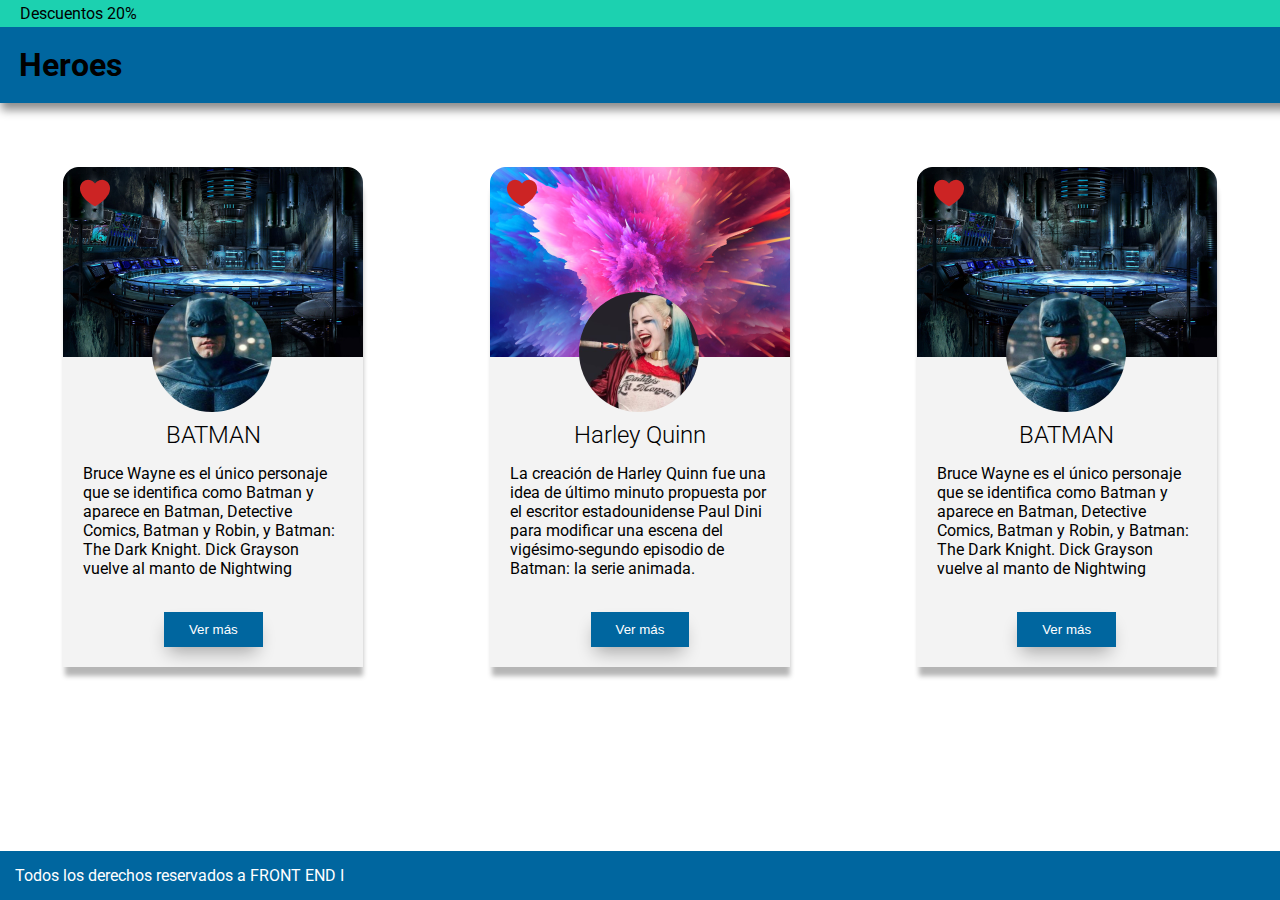
<file: Clase 10/Página heroes/index.html>
<!DOCTYPE html>
<html lang="en">
  <head>
    <meta charset="UTF-8" />
    <meta http-equiv="X-UA-Compatible" content="IE=edge" />
    <meta name="viewport" content="width=device-width, initial-scale=1.0" />
    <link rel="preconnect" href="https://fonts.googleapis.com" />
    <link rel="preconnect" href="https://fonts.gstatic.com" crossorigin />
    <link
      href="https://fonts.googleapis.com/css2?family=Roboto&display=swap"
      rel="stylesheet"
    />
    <link rel="stylesheet" href="./root/css/style.css" />
    <title>Heroes</title>
  </head>
  <body>
    <header>
      <p class="desc">Descuentos 20%</p>
      <div class="heroes">
        <h1>Heroes</h1>
      </div>
    </header>
    <main>
      <article class="card">
        <div class="card-body">
          <img class="heart" src="./root/img/Corazón.png" alt="corazon" />
          <img class="batman" src="./root/img/Batman.png" />
        </div>
        <div class="card-text">
          <h2>BATMAN</h2>
          <p>
            Bruce Wayne es el único personaje que se identifica como Batman y
            aparece en Batman, Detective Comics, Batman y Robin, y Batman: The
            Dark Knight. Dick Grayson vuelve al manto de Nightwing
          </p>
        </div>
        <div class="but-pos">
          <button class="but-shape">Ver más</button>
        </div>
      </article>
      <article class="card">
        <div class="card-body-harley">
          <img class="heart" src="./root/img/Corazón.png" alt="corazon" />
          <img class="harley" src="./root/img/Harley.png" />
        </div>
        <div class="card-text">
          <h2>Harley Quinn</h2>
          <p>
            La creación de Harley Quinn fue una idea de último minuto propuesta
            por el escritor estadounidense Paul Dini para modificar una escena
            del vigésimo-segundo episodio de Batman: la serie animada.
          </p>
        </div>
        <div class="but-pos">
          <button class="but-shape">Ver más</button>
        </div>
      </article>
      <article class="card">
        <div class="card-body">
          <img class="heart" src="./root/img/Corazón.png" alt="corazon" />
          <img class="batman" src="./root/img/Batman.png" />
        </div>
        <div class="card-text">
          <h2>BATMAN</h2>
          <p>
            Bruce Wayne es el único personaje que se identifica como Batman y
            aparece en Batman, Detective Comics, Batman y Robin, y Batman: The
            Dark Knight. Dick Grayson vuelve al manto de Nightwing
          </p>
        </div>
        <div class="but-pos">
          <button class="but-shape">Ver más</button>
        </div>
      </article>
    </main>
    <footer>
      <p class="text-footer">Todos los derechos reservados a FRONT END I</p>
    </footer>
  </body>
</html>
</file>
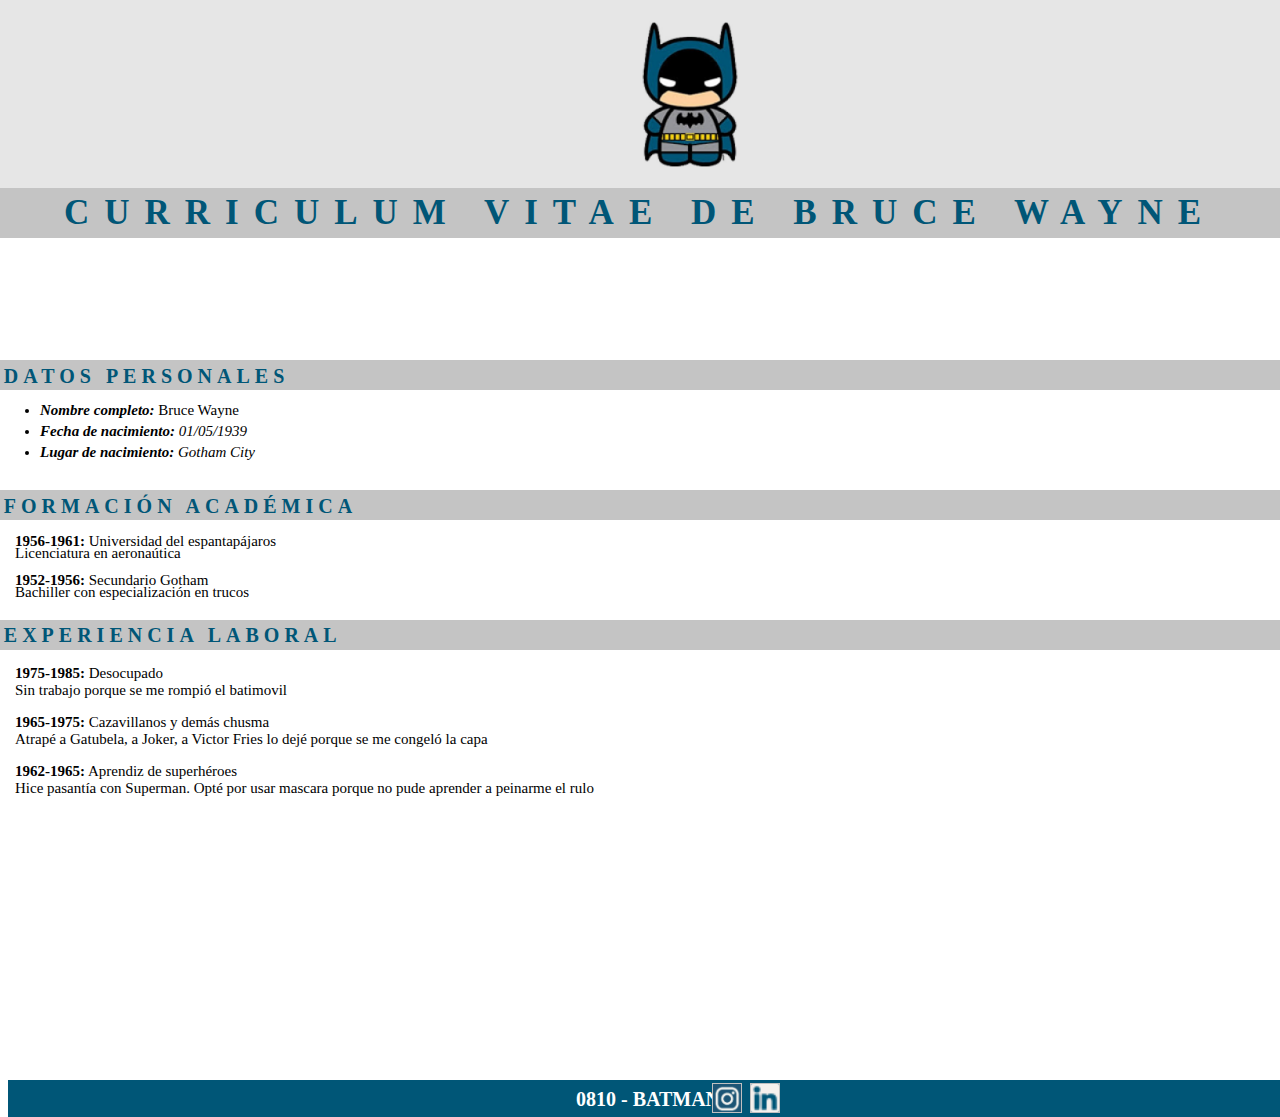
<file: Clase 7/root/index.html>
<!DOCTYPE html>
<html lang="en">
    <link href="./css/styles.css" rel="stylesheet">
<head>
    <meta charset="UTF-8">
    <meta http-equiv="X-UA-Compatible" content="IE=edge">
    <meta name="viewport" content="width=device-width, initial-scale=1.0">
    <title>Curriculum de Batman</title>


</head>
<header>

    <div class="fondo">
        <img class="imagen" src="./img/Batman.jpg">
    </div>
</header>
<body>
    <h1> CURRICULUM VITAE DE BRUCE WAYNE</h1>
    <main>
        <section>
            <h3 id="primero">DATOS PERSONALES</h3>
                <ul id="listauno">
                    <li><span class="bold">Nombre completo:</span><span class="normal"> Bruce Wayne</span></li>
                    <li><span class="bold">Fecha de nacimiento:</span class="normal"><span> 01/05/1939</span></li>
                    <li><span class="bold">Lugar de nacimiento:</span class="normal"><span> Gotham City</span></li>
                </ul>

        </section>
        <section>
            <h3 id="segundo"> FORMACIÓN ACADÉMICA</h3>
            <div id="primerdiv">
                <p><span class="bold">1956-1961:</span> Universidad del espantapájaros<br />Licenciatura en aeronaútica</p>
                <p><span class="bold">1952-1956:</span> Secundario Gotham<br />Bachiller con especialización en trucos</p>
            </div>
        </section>
        <section>
            <h3 id="tercero">EXPERIENCIA LABORAL</h3>
            <div id="segundodiv">
                <p><span class="bold">1975-1985:</span> Desocupado<br /> Sin trabajo porque se me rompió el batimovil</p>
                <p><span class="bold">1965-1975:</span> Cazavillanos y demás chusma <br /> Atrapé a Gatubela, a Joker, a Victor Fries lo dejé porque se me congeló la capa</p>
                <p><span class="bold">1962-1965:</span> Aprendiz de superhéroes<br /> Hice pasantía con Superman. Opté por usar mascara porque no pude aprender a peinarme el rulo</p>
            </div>
        </section>
    </main>

    <footer id="footer">
        <p id="parrafofooter">0810 - BATMAN</p>
        <img id="IG">
        <img id="LIN">
    </footer>
</body>

</html>
</file>
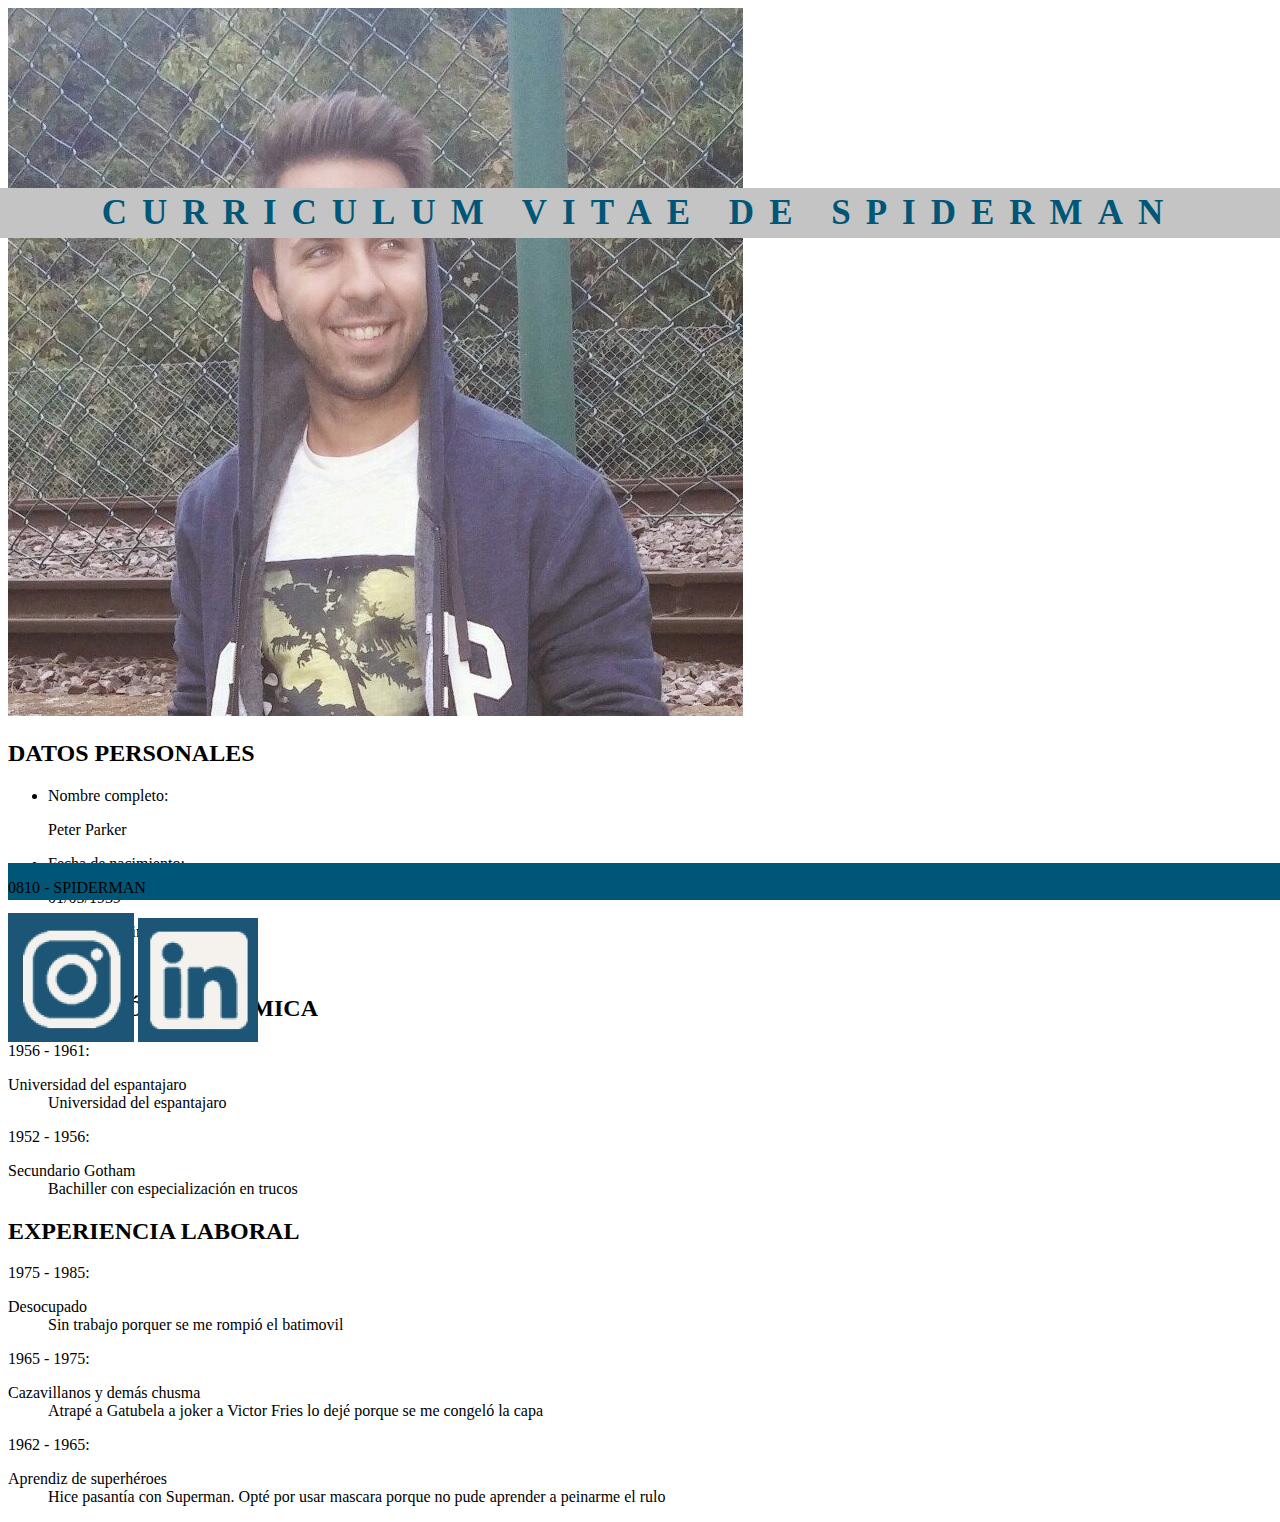
<file: Clase 8/root/img/index.html>
<!DOCTYPE html>
<html lang="en">
  <head>
    <meta charset="UTF-8" />
    <meta http-equiv="X-UA-Compatible" content="IE=edge" />
    <meta name="viewport" content="width=device-width, initial-scale=1.0" />
    <link rel="stylesheet" href="../css/styles.css" />
    <title>Document</title>
  </head>
  <body>
    <header>
      <img class="iconoHeader" src="../img/Gonza.jpg" alt="logo spiderman" />
      <h1>CURRICULUM VITAE DE SPIDERMAN</h1>
    </header>
    <div></div>
    <main>
      <section>
        <h2>DATOS PERSONALES</h2>
        <ul>
          <li>
            <p>Nombre completo:</p>
            Peter Parker
          </li>
          <li>
            <p>Fecha de nacimiento:</p>
            01/05/1939
          </li>
          <li>
            <p>Lugar de nacimiento:</p>
            Gotham City
          </li>
        </ul>
      </section>
      <section>
        <h2>FORMACIÓN ACADÉMICA</h2>

        <dl>
          <dt>
            <p>1956 - 1961:</p>
            Universidad del espantajaro
          </dt>
          <dd>Universidad del espantajaro</dd>
        </dl>
        <dl>
          <dt>
            <p>1952 - 1956:</p>
            Secundario Gotham
          </dt>
          <dd>Bachiller con especialización en trucos</dd>
        </dl>
      </section>
      <section>
        <h2>EXPERIENCIA LABORAL</h2>
        <dl>
          <dt>
            <p>1975 - 1985:</p>
            Desocupado
          </dt>
          <dd>Sin trabajo porquer se me rompió el batimovil <br /></dd>
        </dl>
        <dl>
          <dt>
            <p>1965 - 1975:</p>
            Cazavillanos y demás chusma
          </dt>
          <dd>
            Atrapé a Gatubela a joker a Victor Fries lo dejé porque se me
            congeló la capa <br />
          </dd>
        </dl>
        <dl>
          <dt>
            <p>1962 - 1965:</p>
            Aprendiz de superhéroes
          </dt>
          <dd>
            Hice pasantía con Superman. Opté por usar mascara porque no pude
            aprender a peinarme el rulo
          </dd>
        </dl>
      </section>
    </main>
    <footer>
      <p class="pFooter">0810 - SPIDERMAN</p>
      <img class="logofooter" src="../img/IG.jpg"logoInsta" />
      <img class="logofooter" src="../img/LinkedIN.jpg" alt="logoLin" />
    </footer>
  </body>
</html>
</file>
<file: Clase 10/Página heroes/root/css/style.css>
* {
    margin: 0px;
    padding: 0px;
}

html {
    font-family: 'Roboto', sans-serif;
}

.desc {
    background-color: #1cd1b0;
    display: flex;
    align-items: center;
    padding: 4px;
    padding-left: 20px;
}

.heroes {
    position:sticky;
    width: 100vw;
    padding: 19px;
    background-color: #00669f;
    box-shadow: -1px 9px 9px -2px rgba(0, 0, 0, 0.45);
    -webkit-box-shadow: -1px 9px 9px -2px rgba(0, 0, 0, 0.45);
    -moz-box-shadow: -1px 9px 9px -2px rgba(0, 0, 0, 0.45);
}

main {
    display: flex;
    justify-content: space-around;
    margin-top: 5%;
}

.card{
    display: flex;
    flex-direction: column;
    justify-content: space-between;
    height: 500px;
    width: 300px;
    border-radius: 20px 20px 0 0;
    background-color: #f3f3f3;
    box-shadow: 1px 10px 5px -1px rgba(0, 0, 0, 0.29);
}

.card-body{
    background-image: url(../img/Fondo\ Batman.png);
    background-size: cover;
    height: 38%;
}

.card-body-harley{
        background-image: url(../img/Fondo\ Harley.png);
        background-size: cover;
        height: 38%;
}

.heart{
    position:relative;
    bottom: 80px;
    left: 17px;
}

.batman {
    position: relative;
    top: 125px;
    left: 55px;
    border-radius: 100%;
}

.harley{
    position: relative;
    top: 125px;
    left: 55px;
    border-radius: 100%;
}

.card-text {
    display: flex;
    flex-direction: column;
    align-items: center;
    padding: 0 20px 0 20px;
    gap: 15px;
    margin-top: 30px;
}

.card-text h2 {
    font-weight: 300;
}

.but-pos{
    display: flex;
    justify-content: center;
    margin-bottom: 20px;
}

.but-shape{
    background-color: #00669f;
    padding: 10px 25px;
    color: white;
    border: none;
    box-shadow: -1px 10px 18px -5px rgba(0,0,0,0.32);
    -webkit-box-shadow: -1px 10px 18px -5px rgba(0,0,0,0.32);
    -moz-box-shadow: -1px 10px 18px -5px rgba(0,0,0,0.32);
}

footer {
    position: fixed;
    bottom: 0px;
    background-color: #00669f;
    width: 100%;
    padding: 15px;
    color: white;
}

.text-footer{
    display: flex;
    align-items: center;
}
</file>
<file: Clase 7/root/css/styles.css>
.fondo{

    position: absolute;
    width: 100%;
    height: 188.19px;
    left: 0px;
    top: 0px;
    
    background: #E6E6E6;
    }   

.imagen{
    position: absolute;
    width: 100px;
    height: 146.37px;
    left: 50%;
    top: 20.91px;
}

h1 {
position: absolute;
width: 100%;
height: 50px;
left: 0px;
top: 165px;
background: #C4C4C4;

font-family: 'times new roman';
font-style: normal;
font-weight: 700;
text-align: center;
letter-spacing: 15px;
font-size: 35px;
line-height: 145%;
color: #005677;
}

#primero {
    position: absolute;
    width: 99.4%;
    height: 22px;
    left: 0px;
    top: 340px;
    padding: 0.3%;
    background: #C4C4C4;
    
    font-family: 'times new roman';
    font-style: normal;
    font-weight: 700;
    letter-spacing: 5px;
    font-size: 20px;
    line-height: 120%;
    color: #005677;  
}

#listauno{

position: absolute;
width: 500px;
height: 13px;
left: 0px;
top: 385px;

font-family: 'Times New Roman';
font-style: italic;
font-weight: 400;
font-size: 15px;
line-height: 140%;

color: #000000;
}

.bold {font-weight: bold;}
.normal {font-style: normal;}

#segundo {
    position: absolute;
    width: 99.4%;
    height: 22px;
    left: 0px;
    top: 470px;
    padding: 0.3%;
    background: #C4C4C4;
    
    font-family: 'times new roman';
    font-style: normal;
    font-weight: 700;
    letter-spacing: 5px;
    font-size: 20px;
    line-height: 120%;
    color: #005677; 
}

#primerdiv{
    position: absolute;
    width: 100%;
    height: 13px;
    left: 15px;
    top: 520px;
    
    font-family: 'Times New Roman';
    font-style: normal;
    font-weight: 400;
    font-size: 15px;
    line-height: 80%;
    
    color: #000000;  
}

#tercero {
    position: absolute;
    width: 99.4%;
    height: 22px;
    left: 0px;
    top: 600px;
    padding: 0.3%;
    background: #C4C4C4;
    
    font-family: 'times new roman';
    font-style: normal;
    font-weight: 700;
    letter-spacing: 5px;
    font-size: 20px;
    line-height: 13
    0%;
    color: #005677; 
}
#segundodiv{
    position: absolute;
    width: 100%;
    height: 13px;
    left: 15px;
    top: 650px;
    
    font-family: 'Times New Roman';
    font-style: normal;
    font-weight: 400;
    font-size: 15px;
    line-height: 12.7x;
    
    color: #000000;  
}

#footer{

position: absolute;
width: 100%;
height: 37px;
top: 120%;
background: #005677;
}

#parrafofooter {
    position: absolute;
    width: 100%;
    height: 17px;
    text-align: center;
    top: -25%;
    
    font-family: 'Times New Roman';
    font-style: normal;
    font-weight: 700;
    font-size: 20px;
    line-height: 84.69%;
    
    color: #FFFFFF;
}


#IG {
    position: absolute;
    width: 30px;
    height: 30px;
    left: 55%;
    top: 3px;
    background-image: url(../img/IG.jpg);
    background-size: cover;
}

#LIN {
position: absolute;
width: 30px;
height: 30px;
left: 58%;
top: 3px;
background-image: url(../img/ico_linkedin.png);
background-size: cover;
}
</file>
<file: Clase 8/root/css/styles.css>
.fondo{

    position: absolute;
    width: 100%;
    height: 188.19px;
    left: 0px;
    top: 0px;
    
    background: #E6E6E6;
    }   

.imagen{
    position: absolute;
    width: 150px;
    height: 146.37px;
    left: 50%;
    top: 20.91px;
}

h1 {
position: absolute;
width: 100%;
height: 50px;
left: 0px;
top: 165px;
background: #C4C4C4;

font-family: 'times new roman';
font-style: normal;
font-weight: 700;
text-align: center;
letter-spacing: 15px;
font-size: 35px;
line-height: 145%;
color: #005677;
}

#primero {
    position: absolute;
    width: 99.4%;
    height: 22px;
    left: 0px;
    top: 340px;
    padding: 0.3%;
    background: #C4C4C4;
    
    font-family: 'times new roman';
    font-style: normal;
    font-weight: 700;
    letter-spacing: 5px;
    font-size: 20px;
    line-height: 120%;
    color: #005677;  
}

#listauno{

position: absolute;
width: 500px;
height: 13px;
left: 0px;
top: 385px;

font-family: 'Times New Roman';
font-style: italic;
font-weight: 400;
font-size: 15px;
line-height: 140%;

color: #000000;
}

.bold {font-weight: bold;}
.normal {font-style: normal;}

#segundo {
    position: absolute;
    width: 99.4%;
    height: 22px;
    left: 0px;
    top: 470px;
    padding: 0.3%;
    background: #C4C4C4;
    
    font-family: 'times new roman';
    font-style: normal;
    font-weight: 700;
    letter-spacing: 5px;
    font-size: 20px;
    line-height: 120%;
    color: #005677; 
}

#primerdiv{
    position: absolute;
    width: 100%;
    height: 13px;
    left: 15px;
    top: 520px;
    
    font-family: 'Times New Roman';
    font-style: normal;
    font-weight: 400;
    font-size: 15px;
    line-height: 80%;
    
    color: #000000;  
}

#tercero {
    position: absolute;
    width: 99.4%;
    height: 22px;
    left: 0px;
    top: 600px;
    padding: 0.3%;
    background: #C4C4C4;
    
    font-family: 'times new roman';
    font-style: normal;
    font-weight: 700;
    letter-spacing: 5px;
    font-size: 20px;
    line-height: 13
    0%;
    color: #005677; 
}
#segundodiv{
    position: absolute;
    width: 100%;
    height: 13px;
    left: 15px;
    top: 650px;
    
    font-family: 'Times New Roman';
    font-style: normal;
    font-weight: 400;
    font-size: 15px;
    line-height: 12.7x;
    
    color: #000000;  
}



footer{

    position: absolute;
    width: 100%;
    height: 37px;
    bottom: 0px;
    background: #005677;
    }
    
    #parrafofooter {
        position: absolute;
        width: 100%;
        height: 17px;
        text-align: center;
        top: -25%;
        
        font-family: 'Times New Roman';
        font-style: normal;
        font-weight: 700;
        font-size: 20px;
        line-height: 84.69%;
        
        color: #FFFFFF;
    }
    
    
    #IG {
        position: absolute;
        width: 30px;
        height: 30px;
        left: 55%;
        top: 3px; 
    }
    
    #LIN {
    position: absolute;
    width: 30px;
    height: 30px;
    left: 58%;
    top: 3px;
    }
</file>
